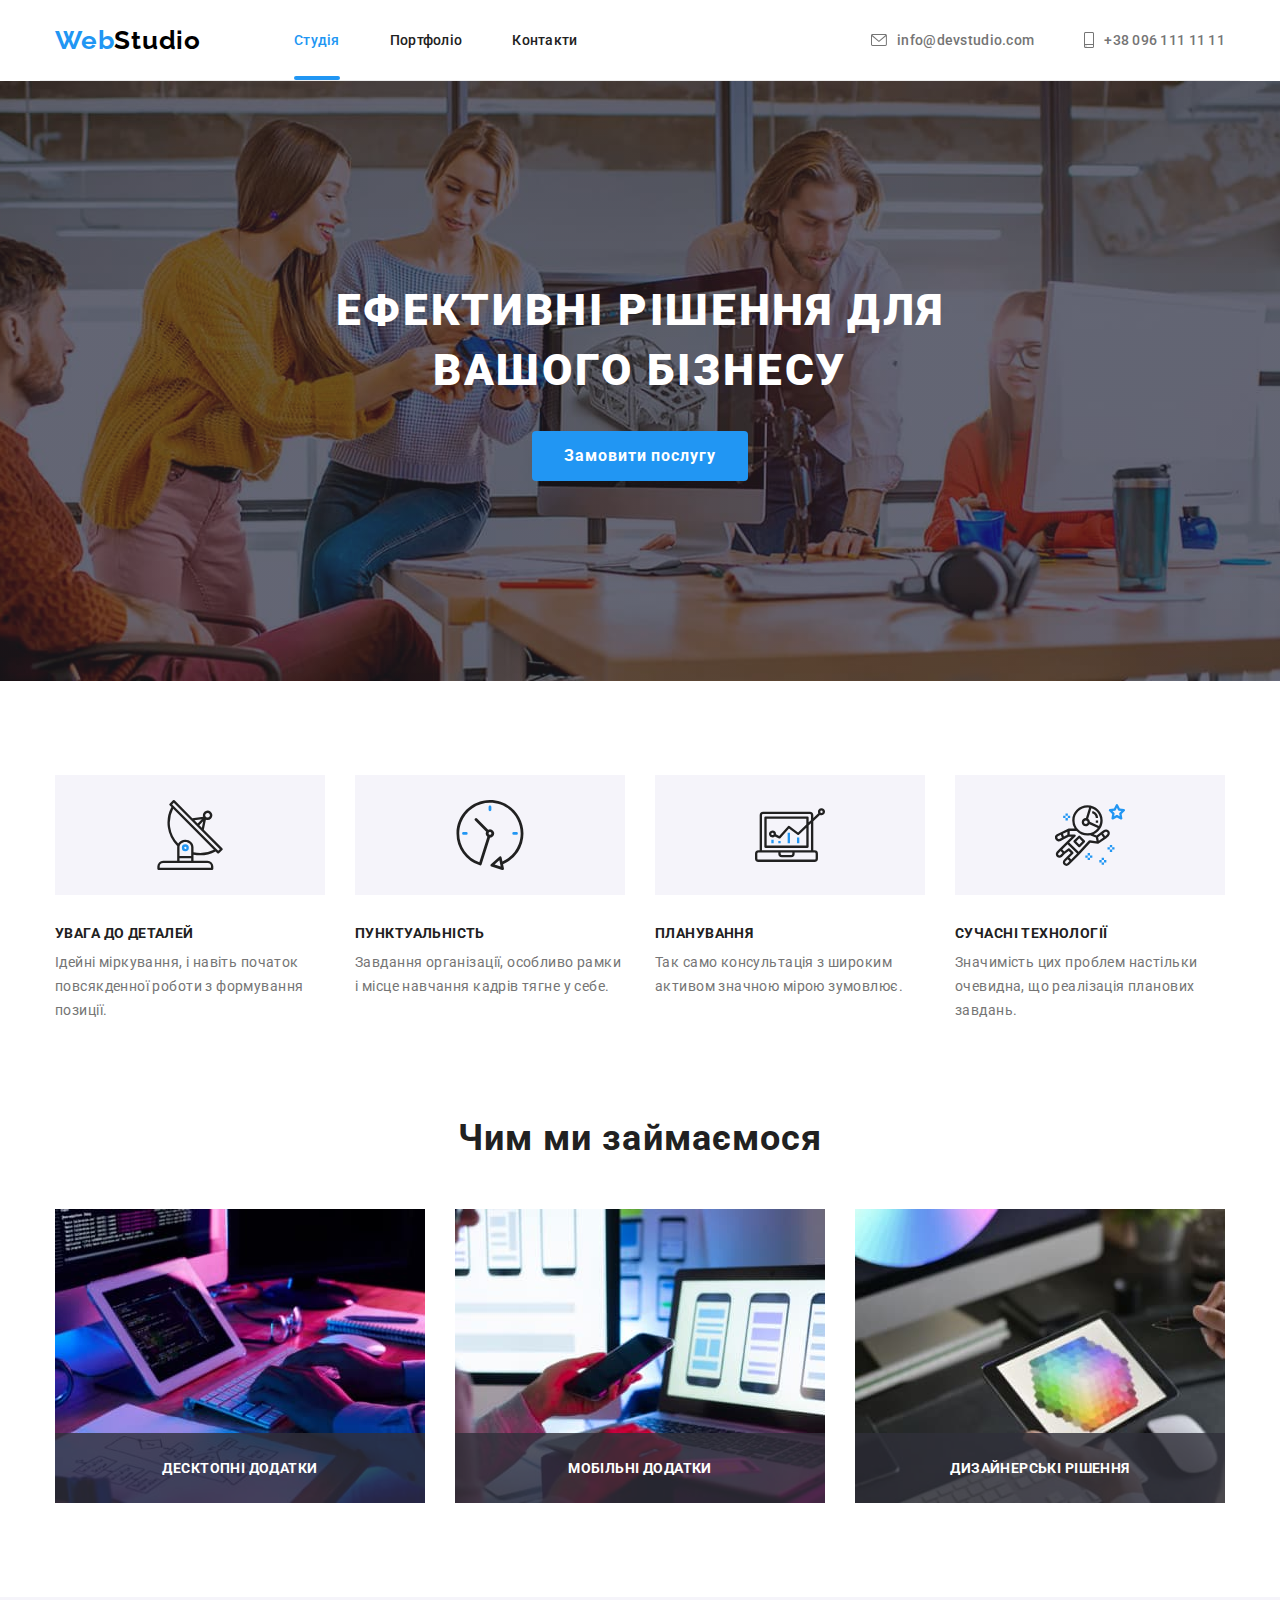
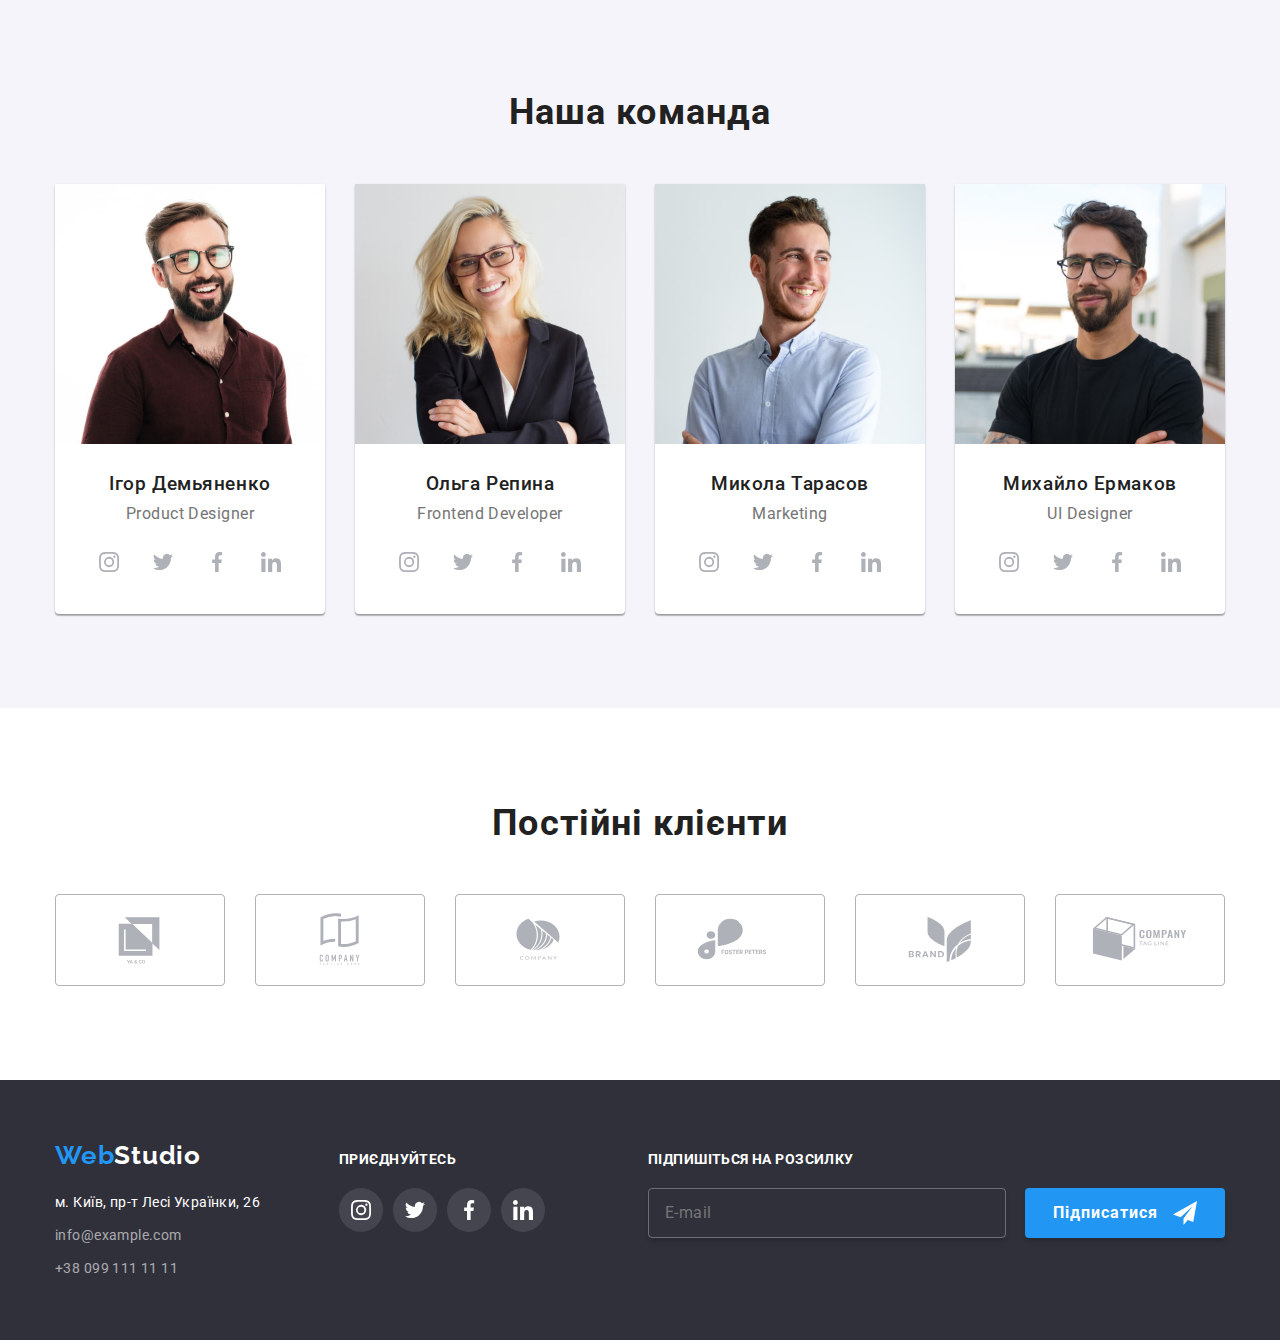
<file: index.html>
<!DOCTYPE html>
<html lang="uk">
  <head>
    <meta charset="UTF-8" />
    <meta http-equiv="X-UA-Compatible" content="IE=edge" />
    <meta name="viewport" content="width=device-width, initial-scale=1.0" />

    <link rel="preconnect" href="https://fonts.googleapis.com" />
    <link rel="preconnect" href="https://fonts.gstatic.com" crossorigin />
    <link
      href="https://fonts.googleapis.com/css2?family=Raleway:wght@700&family=Roboto:wght@400;500;700;900&display=swap"
      rel="stylesheet"
    />

    <link rel="stylesheet" href="./css/main.min.css" />

    <title>WebStudio</title>
  </head>

  <body>
    <header>
      <div class="container header">
        <nav class="header-nav">
          <a class="logo header__logo" href="./index.html"
            ><span class="logo__span">Web</span>Studio</a
          >

          <ul class="header-nav__list">
            <li class="header-nav__item">
              <a class="header-link header-link--current-page" href="./index.html">Студія</a>
            </li>
            <li class="header-nav__item">
              <a class="header-link" href="./portfolio.html">Портфоліо</a>
            </li>
            <li class="header-nav__item"><a class="header-link" href="#">Контакти</a></li>
          </ul>
        </nav>

        <ul class="header-contacts">
          <li class="header-contacts__item">
            <a class="header-link header-link__header-contacts" href="mailto:info@devstudio.com">
              <svg class="header-contacts__icon" aria-hidden="true">
                <use href="./images/icons.svg#icon-envelope"></use>
              </svg>
              info@devstudio.com</a
            >
          </li>
          <li class="header-contacts__item">
            <a class="header-link header-link__header-contacts" href="tel:+380961111111">
              <svg
                class="header-contacts__icon header-contacts__icon--smartfone"
                aria-hidden="true"
              >
                <use href="./images/icons.svg#icon-smartphone"></use>
              </svg>
              +38 096 111 11 11</a
            >
          </li>
        </ul>
      </div>
    </header>

    <main>
      <!-- hero -->
      <section class="section hero">
        <div class="container">
          <h1 class="hero__title">Ефективні рішення для вашого бізнесу</h1>
          <button class="hero__button" type="button" data-modal-open>Замовити послугу</button>
        </div>
      </section>

      <!-- advantages -->
      <section class="section advantages">
        <div class="container">
          <h2 class="visually-hidden">Наші переваги</h2>

          <ul class="advantages-grid">
            <li class="advantages-grid__item">
              <div class="advantages__icon-container">
                <svg class="advantages__icon" aria-label="антена">
                  <use href="./images/icons.svg#icon-1-antenna"></use>
                </svg>
              </div>
              <h3 class="advantages__title">УВАГА ДО ДЕТАЛЕЙ</h3>
              <p class="advantages__text">
                Ідейні міркування, і навіть початок повсякденної роботи з формування позиції.
              </p>
            </li>

            <li class="advantages-grid__item">
              <div class="advantages__icon-container">
                <svg class="advantages__icon" aria-label="циферблат">
                  <use href="./images/icons.svg#icon-2-clock"></use>
                </svg>
              </div>
              <h3 class="advantages__title">ПУНКТУАЛЬНІСТЬ</h3>
              <p class="advantages__text">
                Завдання організації, особливо рамки і місце навчання кадрів тягне у себе.
              </p>
            </li>

            <li class="advantages-grid__item">
              <div class="advantages__icon-container">
                <svg class="advantages__icon" aria-label="діаграма">
                  <use href="./images/icons.svg#icon-3-diagram"></use>
                </svg>
              </div>
              <h3 class="advantages__title">ПЛАНУВАННЯ</h3>
              <p class="advantages__text">
                Так само консультація з широким активом значною мірою зумовлює.
              </p>
            </li>

            <li class="advantages-grid__item">
              <div class="advantages__icon-container">
                <svg class="advantages__icon" aria-label="астронавт">
                  <use href="./images/icons.svg#icon-4-astronaut"></use>
                </svg>
              </div>
              <h3 class="advantages__title">СУЧАСНІ ТЕХНОЛОГІЇ</h3>
              <p class="advantages__text">
                Значимість цих проблем настільки очевидна, що реалізація планових завдань.
              </p>
            </li>
          </ul>
        </div>
      </section>

      <!-- specialization -->
      <section class="section specialization">
        <div class="container">
          <h2 class="section__title">Чим ми займаємося</h2>

          <ul class="specialization-grid">
            <li class="specialization-grid__item">
              <div class="specialization__thumb">
                <img
                  src="./images/specialization/specialization-1.jpg"
                  alt="робота за комп'ютером"
                  width="370"
                  height="294"
                />
                <p class="specialization__caption">Десктопні додатки</p>
              </div>
            </li>

            <li class="specialization-grid__item">
              <div class="specialization__thumb">
                <img
                  src="./images/specialization/specialization-2.jpg"
                  alt="робота за комп'ютером"
                  width="370"
                  height="294"
                />
                <p class="specialization__caption">Мобільні додатки</p>
              </div>
            </li>

            <li class="specialization-grid__item">
              <div class="specialization__thumb">
                <img
                  src="./images/specialization/specialization-3.jpg"
                  alt="робота з кольором"
                  width="370"
                  height="294"
                />
                <p class="specialization__caption">Дизайнерські рішення</p>
              </div>
            </li>
          </ul>
        </div>
      </section>

      <!-- team -->
      <section class="section team">
        <div class="container">
          <h2 class="section__title">Наша команда</h2>

          <ul class="team-grid">
            <li class="team-grid__item">
              <img src="./images/team/team-1.jpg" alt="Ігор Демьяненко" width="270" height="260" />
              <h3 class="team__member-name">Ігор Демьяненко</h3>
              <p class="team__member-position">Product Designer</p>

              <ul class="socials">
                <li class="socials__item">
                  <a href="#" class="socials__link">
                    <svg class="socials__icon" aria-label="instagram">
                      <use href="./images/icons.svg#icon-1-instagram"></use>
                    </svg>
                  </a>
                </li>

                <li class="socials__item">
                  <a href="#" class="socials__link">
                    <svg class="socials__icon" aria-label="twitter">
                      <use href="./images/icons.svg#icon-2-twitter"></use>
                    </svg>
                  </a>
                </li>

                <li class="socials__item">
                  <a href="#" class="socials__link">
                    <svg class="socials__icon" aria-label="facebook">
                      <use href="./images/icons.svg#icon-3-facebook"></use>
                    </svg>
                  </a>
                </li>

                <li class="socials__item">
                  <a href="#" class="socials__link">
                    <svg class="socials__icon" aria-label="linkedin">
                      <use href="./images/icons.svg#icon-4-linkedin"></use>
                    </svg>
                  </a>
                </li>
              </ul>
            </li>

            <li class="team-grid__item">
              <img src="./images/team/team-2.jpg" alt="Ольга Репина" width="270" height="260" />
              <h3 class="team__member-name">Ольга Репина</h3>
              <p class="team__member-position">Frontend Developer</p>

              <ul class="socials">
                <li class="socials__item">
                  <a href="#" class="socials__link">
                    <svg class="socials__icon" aria-label="instagram">
                      <use href="./images/icons.svg#icon-1-instagram"></use>
                    </svg>
                  </a>
                </li>

                <li class="socials__item">
                  <a href="#" class="socials__link">
                    <svg class="socials__icon" aria-label="twitter">
                      <use href="./images/icons.svg#icon-2-twitter"></use>
                    </svg>
                  </a>
                </li>

                <li class="socials__item">
                  <a href="#" class="socials__link">
                    <svg class="socials__icon" aria-label="facebook">
                      <use href="./images/icons.svg#icon-3-facebook"></use>
                    </svg>
                  </a>
                </li>

                <li class="socials__item">
                  <a href="#" class="socials__link">
                    <svg class="socials__icon" aria-label="linkedin">
                      <use href="./images/icons.svg#icon-4-linkedin"></use>
                    </svg>
                  </a>
                </li>
              </ul>
            </li>

            <li class="team-grid__item">
              <img src="./images/team/team-3.jpg" alt="Микола Тарасов" width="270" height="260" />
              <h3 class="team__member-name">Микола Тарасов</h3>
              <p class="team__member-position">Marketing</p>

              <ul class="socials">
                <li class="socials__item">
                  <a href="#" class="socials__link">
                    <svg class="socials__icon" aria-label="instagram">
                      <use href="./images/icons.svg#icon-1-instagram"></use>
                    </svg>
                  </a>
                </li>

                <li class="socials__item">
                  <a href="#" class="socials__link">
                    <svg class="socials__icon" aria-label="twitter">
                      <use href="./images/icons.svg#icon-2-twitter"></use>
                    </svg>
                  </a>
                </li>

                <li class="socials__item">
                  <a href="#" class="socials__link">
                    <svg class="socials__icon" aria-label="facebook">
                      <use href="./images/icons.svg#icon-3-facebook"></use>
                    </svg>
                  </a>
                </li>

                <li class="socials__item">
                  <a href="#" class="socials__link">
                    <svg class="socials__icon" aria-label="linkedin">
                      <use href="./images/icons.svg#icon-4-linkedin"></use>
                    </svg>
                  </a>
                </li>
              </ul>
            </li>

            <li class="team-grid__item">
              <img src="./images/team/team-4.jpg" alt="Михайло Ермаков" width="270" height="260" />
              <h3 class="team__member-name">Михайло Ермаков</h3>
              <p class="team__member-position">UI Designer</p>

              <ul class="socials">
                <li class="socials__item">
                  <a href="#" class="socials__link">
                    <svg class="socials__icon" aria-label="instagram">
                      <use href="./images/icons.svg#icon-1-instagram"></use>
                    </svg>
                  </a>
                </li>

                <li class="socials__item">
                  <a href="#" class="socials__link">
                    <svg class="socials__icon" aria-label="twitter">
                      <use href="./images/icons.svg#icon-2-twitter"></use>
                    </svg>
                  </a>
                </li>

                <li class="socials__item">
                  <a href="#" class="socials__link">
                    <svg class="socials__icon" aria-label="facebook">
                      <use href="./images/icons.svg#icon-3-facebook"></use>
                    </svg>
                  </a>
                </li>

                <li class="socials__item">
                  <a href="#" class="socials__link">
                    <svg class="socials__icon" aria-label="linkedin">
                      <use href="./images/icons.svg#icon-4-linkedin"></use>
                    </svg>
                  </a>
                </li>
              </ul>
            </li>
          </ul>
        </div>
      </section>

      <!-- clients -->
      <section class="section clients">
        <div class="container">
          <h2 class="section__title">Постійні клієнти</h2>

          <ul class="clients-grid">
            <li class="clients-grid__item">
              <a href="#" class="clients__link">
                <svg class="clients__icon" aria-label="перехід на сайт компанії yaco">
                  <use href="./images/icons.svg#icon-1-yaco"></use>
                </svg>
              </a>
            </li>

            <li class="clients-grid__item">
              <a href="#" class="clients__link">
                <svg class="clients__icon" aria-label="перехід на сайт компанії TLH">
                  <use href="./images/icons.svg#icon-2-tlh"></use>
                </svg>
              </a>
            </li>

            <li class="clients-grid__item">
              <a href="#" class="clients__link">
                <svg class="clients__icon" aria-label="перехід на сайт компанії Company">
                  <use href="./images/icons.svg#icon-3-company"></use>
                </svg>
              </a>
            </li>

            <li class="clients-grid__item">
              <a href="#" class="clients__link">
                <svg class="clients__icon" aria-label="перехід на сайт компанії Foster Peter">
                  <use href="./images/icons.svg#icon-4-foster"></use>
                </svg>
              </a>
            </li>

            <li class="clients-grid__item">
              <a href="#" class="clients__link">
                <svg class="clients__icon" aria-label="перехід на сайт компанії Brand">
                  <use href="./images/icons.svg#icon-5-brand"></use>
                </svg>
              </a>
            </li>

            <li class="clients-grid__item">
              <a href="#" class="clients__link">
                <svg class="clients__icon" aria-label="перехід на сайт компанії Tag Line">
                  <use href="./images/icons.svg#icon-6-tlc"></use>
                </svg>
              </a>
            </li>
          </ul>
        </div>
      </section>
    </main>

    <footer class="footer">
      <div class="container footer-flex">
        <div class="footer-contacts__wrapper">
          <a class="logo footer__logo" href="./index.html"
            ><span class="logo__span">Web</span>Studio</a
          >

          <address class="footer-contacts">
            <ul class="footer-contacts__list">
              <li>
                <a
                  class="footer-contacts__link--address"
                  href="https://goo.gl/maps/piqngm7oDQpEDh6u6"
                  target="_blank"
                  rel="noopener nofollow noreferrer"
                  >м. Київ, пр-т Лесі Українки, 26</a
                >
              </li>

              <li class="footer-contacts__item">
                <a class="footer-contacts__link" href="mailto:info@example.com">info@example.com</a>
              </li>

              <li class="footer-contacts__item">
                <a class="footer-contacts__link" href="tel:+380991111111">+38 099 111 11 11</a>
              </li>
            </ul>
          </address>
        </div>

        <div>
          <p class="socials__text">приєднуйтесь</p>
          <ul class="socials">
            <li class="socials__item">
              <a href="#" class="socials__link socials__link--footer">
                <svg class="socials__icon socials__icon--footer" aria-label="instagram">
                  <use href="./images/icons.svg#icon-1-instagram"></use>
                </svg>
              </a>
            </li>

            <li class="socials__item">
              <a href="#" class="socials__link socials__link--footer">
                <svg class="socials__icon socials__icon--footer" aria-label="twitter">
                  <use href="./images/icons.svg#icon-2-twitter"></use>
                </svg>
              </a>
            </li>

            <li class="socials__item">
              <a href="#" class="socials__link socials__link--footer">
                <svg class="socials__icon socials__icon--footer" aria-label="facebook">
                  <use href="./images/icons.svg#icon-3-facebook"></use>
                </svg>
              </a>
            </li>

            <li class="socials__item">
              <a href="#" class="socials__link socials__link--footer">
                <svg class="socials__icon socials__icon--footer" aria-label="linkedin">
                  <use href="./images/icons.svg#icon-4-linkedin"></use>
                </svg>
              </a>
            </li>
          </ul>
        </div>

        <form name="signup-form" class="signup-form">
          <p class="signup-form__caption">Підпишіться на розсилку</p>
          <label>
            <input class="signup-form__input" type="email" name="email" placeholder="E-mail" />
          </label>
          <button class="signup-form__button" type="submit">
            Підписатися
            <svg class="signup-form__button-svg" width="24" height="24">
              <use href="./images/icons.svg#icon-send"></use>
            </svg>
          </button>
        </form>
      </div>
    </footer>

    <div class="backdrop is-hidden" data-modal>
      <div class="modal">
        <button class="button-modal-close" type="button" data-modal-close>
          <svg class="button-close-icon" width="11" height="11">
            <use href="./images/icons.svg#icon-close"></use>
          </svg>
        </button>

        <form class="callback-form">
          <h2 class="callback-form-title">Залиште свої дані, ми вам зателефонуємо</h2>

          <label class="form-input-label" for="name">Ім'я</label>
          <div class="input-wrapper">
            <input class="form-input" type="text" name="name" id="name" />
            <svg class="input-icon" aria-hidden="true">
              <use href="./images/icons.svg#icon-person"></use>
            </svg>
          </div>

          <label class="form-input-label" for="tel">Телефон</label>
          <div class="input-wrapper">
            <input class="form-input" type="tel" name="tel" id="tel" />
            <svg class="input-icon" aria-hidden="true">
              <use href="./images/icons.svg#icon-phone"></use>
            </svg>
          </div>

          <label class="form-input-label" for="email">Пошта</label>
          <div class="input-wrapper">
            <input class="form-input" type="email" name="email" id="email" />
            <svg class="input-icon" aria-hidden="true">
              <use href="./images/icons.svg#icon-email"></use>
            </svg>
          </div>

          <label class="form-input-label" for="comment">Коментар</label>
          <textarea
            class="form-input textarea-comment"
            name="comment"
            id="comment"
            placeholder="Введіть текст"
          ></textarea>

          <label class="user-consent-label">
            <input class="input-checkbox" type="checkbox" name="user-consent" />
            <svg class="icon-check">
              <use href="./images/icons.svg#icon-check"></use>
            </svg>
            <span>Погоджуюся з розсилкою та приймаю &#160;</span>
            <a class="agreement-link" href="">Умови договору</a>
          </label>

          <button type="submit" class="callback-submit-button">Відправити</button>
        </form>
      </div>
    </div>

    <script src="./js/modal.js"></script>
  </body>
</html>
</file>
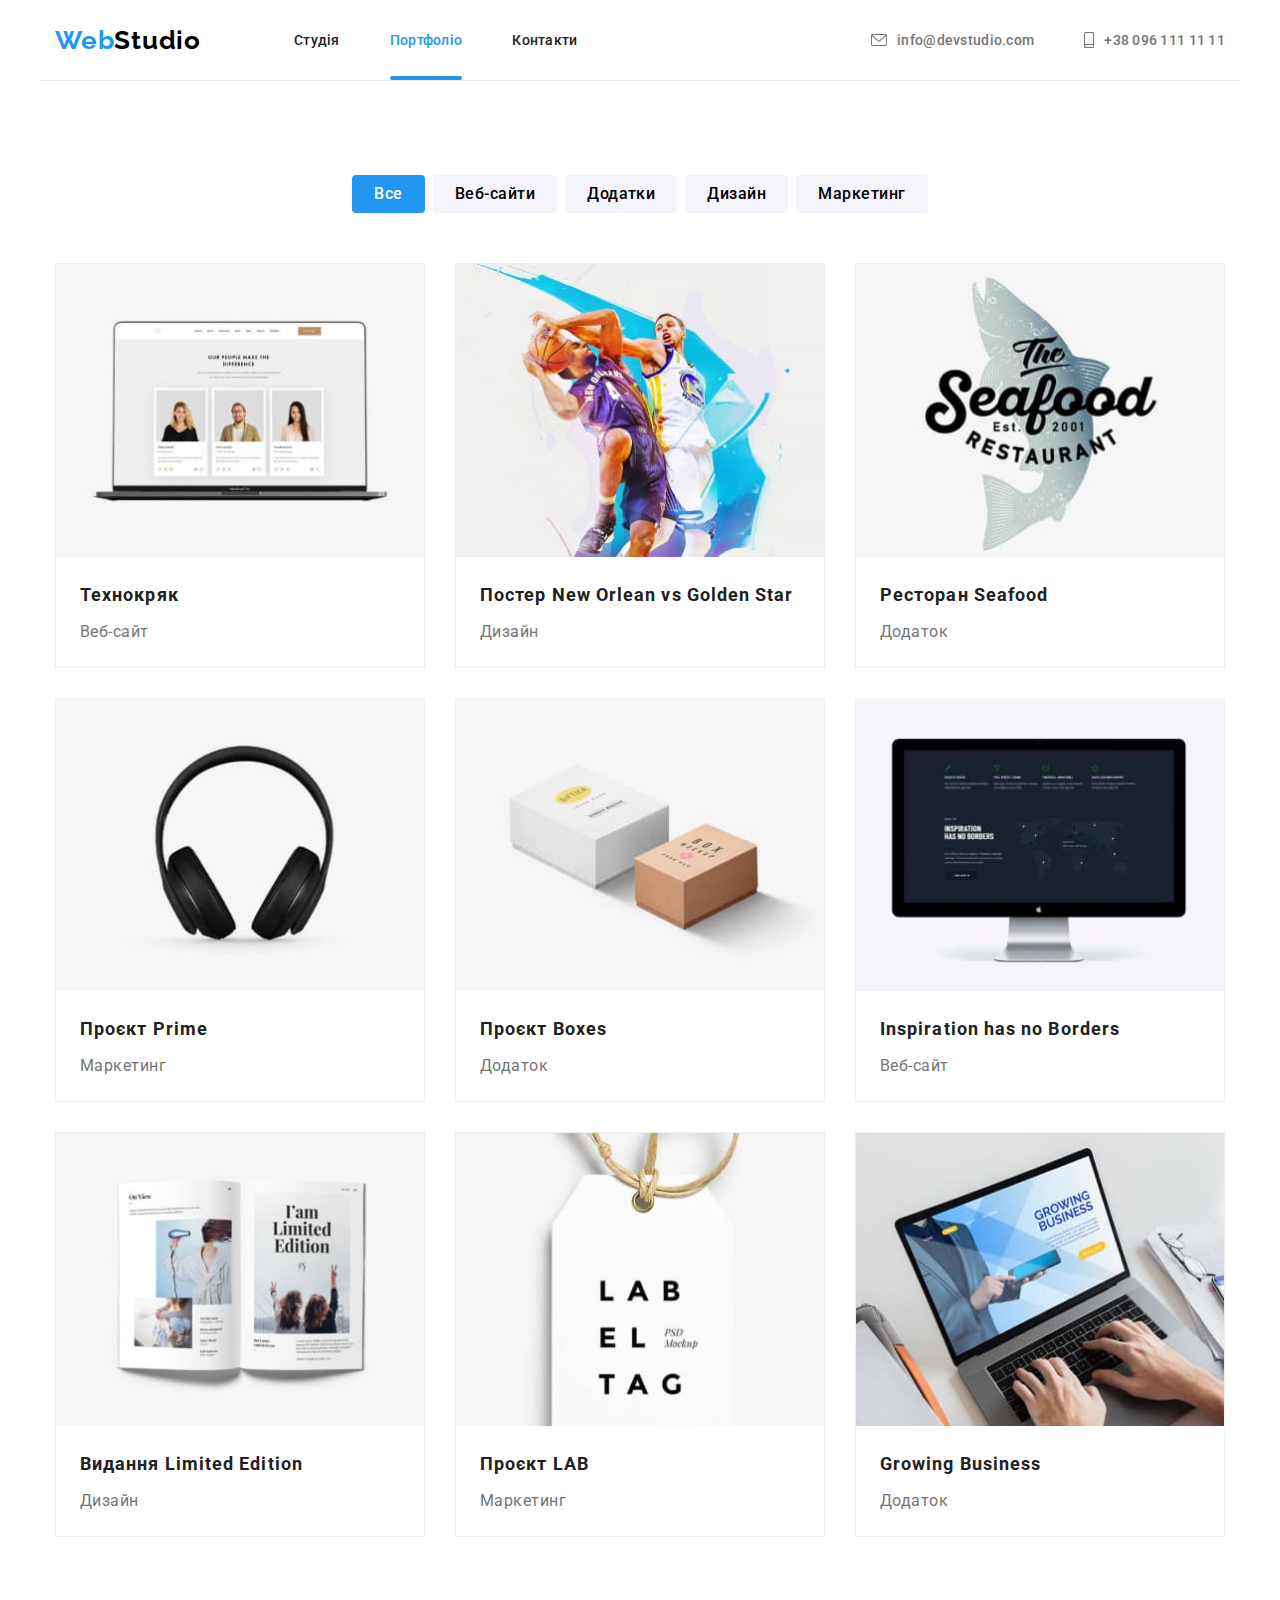
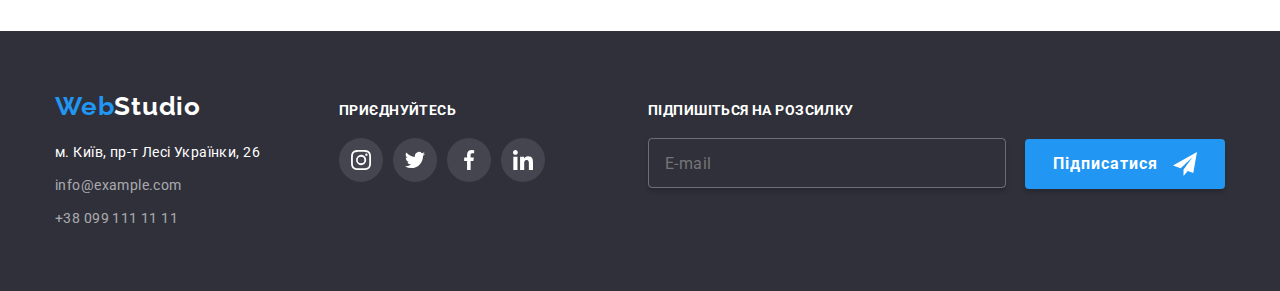
<file: portfolio.html>
<!DOCTYPE html>
<html lang="uk">
  <head>
    <meta charset="UTF-8" />
    <meta http-equiv="X-UA-Compatible" content="IE=edge" />
    <meta name="viewport" content="width=device-width, initial-scale=1.0" />

    <link rel="preconnect" href="https://fonts.googleapis.com" />
    <link rel="preconnect" href="https://fonts.gstatic.com" crossorigin />
    <link
      href="https://fonts.googleapis.com/css2?family=Raleway:wght@700&family=Roboto:wght@400;500;700;900&display=swap"
      rel="stylesheet"
    />

    <link rel="stylesheet" href="./css/main.min.css" />

    <title>Portfolio</title>
  </head>

  <body>
    <header>
      <div class="container header">
        <nav class="header-nav">
          <a class="logo header__logo" href="./index.html"
            ><span class="logo__span">Web</span>Studio</a
          >

          <ul class="header-nav__list">
            <li class="header-nav__item">
              <a class="header-link" href="./index.html">Студія</a>
            </li>
            <li class="header-nav__item">
              <a class="header-link header-link--current-page" href="./portfolio.html">Портфоліо</a>
            </li>
            <li class="header-nav__item"><a class="header-link" href="#">Контакти</a></li>
          </ul>
        </nav>

        <ul class="header-contacts">
          <li class="header-contacts__item">
            <a class="header-link header-link__header-contacts" href="mailto:info@devstudio.com">
              <svg class="header-contacts__icon" aria-hidden="true">
                <use href="./images/icons.svg#icon-envelope"></use>
              </svg>
              info@devstudio.com</a
            >
          </li>
          <li class="header-contacts__item">
            <a class="header-link header-link__header-contacts" href="tel:+380961111111">
              <svg
                class="header-contacts__icon header-contacts__icon--smartfone"
                aria-hidden="true"
              >
                <use href="./images/icons.svg#icon-smartphone"></use>
              </svg>
              +38 096 111 11 11</a
            >
          </li>
        </ul>
      </div>
    </header>

    <main>
      <!-- cases -->
      <section class="section cases">
        <div class="container">
          <h1 class="visually-hidden">Галерея проектів</h1>

          <ul class="btn-grid">
            <li class="btn-grid__item">
              <button class="btn btn__start" type="button">Все</button>
            </li>
            <li class="btn-grid__item">
              <button type="button" class="btn">Веб-сайти</button>
            </li>
            <li class="btn-grid__item">
              <button type="button" class="btn">Додатки</button>
            </li>
            <li class="btn-grid__item"><button type="button" class="btn">Дизайн</button></li>
            <li class="btn-grid__item">
              <button type="button" class="btn">Маркетинг</button>
            </li>
          </ul>

          <ul class="cases-grid">
            <li class="cases-grid__item">
              <a href="#" class="case__link">
                <div class="case__thumb">
                  <img
                    src="./images/cases/case-1.jpg"
                    alt="сторінка веб-сайту на екрані ноутбука"
                    width="370"
                    height="294"
                  />
                  <div class="case__description">
                    <p class="case__description-text">
                      Ресурс пропонує комплексні пропозиції з різним рівнем функціоналу та сервісів.
                      Все це дозволить відвідувачу отримати вичерпні відомості про компанію чи
                      приватну особу.
                    </p>
                  </div>
                </div>
                <h2 class="case__title">Технокряк</h2>
                <p class="case__category">Веб-сайт</p>
              </a>
            </li>

            <li class="cases-grid__item">
              <a href="#" class="case__link">
                <div class="case__thumb">
                  <img
                    src="./images/cases/case-2.jpg"
                    alt="два спортсмени грають в баскетбол"
                    width="370"
                    height="294"
                  />
                  <div class="case__description">
                    <p class="case__description-text">
                      Ресурс пропонує комплексні пропозиції з різним рівнем функціоналу та сервісів.
                      Все це дозволить відвідувачу отримати вичерпні відомості про компанію чи
                      приватну особу.
                    </p>
                  </div>
                </div>
                <h2 class="case__title">Постер New Orlean vs Golden Star</h2>
                <p class="case__category">Дизайн</p>
              </a>
            </li>

            <li class="cases-grid__item">
              <a href="#" class="case__link">
                <div class="case__thumb">
                  <img
                    src="./images/cases/case-3.jpg"
                    alt="емблема морського ресторану"
                    width="370"
                    height="294"
                  />
                  <div class="case__description">
                    <p class="case__description-text">
                      Ресурс пропонує комплексні пропозиції з різним рівнем функціоналу та сервісів.
                      Все це дозволить відвідувачу отримати вичерпні відомості про компанію чи
                      приватну особу.
                    </p>
                  </div>
                </div>
                <h2 class="case__title">Ресторан Seafood</h2>
                <p class="case__category">Додаток</p>
              </a>
            </li>

            <li class="cases-grid__item">
              <a href="#" class="case__link">
                <div class="case__thumb">
                  <img src="./images/cases/case-4.jpg" alt="навушники" width="370" height="294" />
                  <div class="case__description">
                    <p class="case__description-text">
                      Ресурс пропонує комплексні пропозиції з різним рівнем функціоналу та сервісів.
                      Все це дозволить відвідувачу отримати вичерпні відомості про компанію чи
                      приватну особу.
                    </p>
                  </div>
                </div>
                <h2 class="case__title">Проєкт Prime</h2>
                <p class="case__category">Маркетинг</p>
              </a>
            </li>

            <li class="cases-grid__item">
              <a href="#" class="case__link">
                <div class="case__thumb">
                  <img src="./images/cases/case-5.jpg" alt="дві коробки" width="370" height="294" />
                  <div class="case__description">
                    <p class="case__description-text">
                      Ресурс пропонує комплексні пропозиції з різним рівнем функціоналу та сервісів.
                      Все це дозволить відвідувачу отримати вичерпні відомості про компанію чи
                      приватну особу.
                    </p>
                  </div>
                </div>
                <h2 class="case__title">Проєкт Boxes</h2>
                <p class="case__category">Додаток</p>
              </a>
            </li>

            <li class="cases-grid__item">
              <a href="#" class="case__link">
                <div class="case__thumb">
                  <img
                    src="./images/cases/case-6.jpg"
                    alt="сторінка веб-сайту на екрані монітору"
                    width="370"
                    height="294"
                  />
                  <div class="case__description">
                    <p class="case__description-text">
                      Ресурс пропонує комплексні пропозиції з різним рівнем функціоналу та сервісів.
                      Все це дозволить відвідувачу отримати вичерпні відомості про компанію чи
                      приватну особу.
                    </p>
                  </div>
                </div>
                <h2 class="case__title">Inspiration has no Borders</h2>
                <p class="case__category">Веб-сайт</p>
              </a>
            </li>

            <li class="cases-grid__item">
              <a href="#" class="case__link">
                <div class="case__thumb">
                  <img
                    src="./images/cases/case-7.jpg"
                    alt="розгорнутий журнал"
                    width="370"
                    height="294"
                  />
                  <div class="case__description">
                    <p class="case__description-text">
                      Ресурс пропонує комплексні пропозиції з різним рівнем функціоналу та сервісів.
                      Все це дозволить відвідувачу отримати вичерпні відомості про компанію чи
                      приватну особу.
                    </p>
                  </div>
                </div>
                <h2 class="case__title">Видання Limited Edition</h2>
                <p class="case__category">Дизайн</p>
              </a>
            </li>

            <li class="cases-grid__item">
              <a href="#" class="case__link">
                <div class="case__thumb">
                  <img src="./images/cases/case-8.jpg" alt="ярлик" width="370" height="294" />
                  <div class="case__description">
                    <p class="case__description-text">
                      Ресурс пропонує комплексні пропозиції з різним рівнем функціоналу та сервісів.
                      Все це дозволить відвідувачу отримати вичерпні відомості про компанію чи
                      приватну особу.
                    </p>
                  </div>
                </div>
                <h2 class="case__title">Проєкт LAB</h2>
                <p class="case__category">Маркетинг</p>
              </a>
            </li>

            <li class="cases-grid__item">
              <a href="#" class="case__link">
                <div class="case__thumb">
                  <img
                    src="./images/cases/case-9.jpg"
                    alt="сторінка веб-сайту на екрані ноутбуку"
                    width="370"
                    height="294"
                  />
                  <div class="case__description">
                    <p class="case__description-text">
                      Ресурс пропонує комплексні пропозиції з різним рівнем функціоналу та сервісів.
                      Все це дозволить відвідувачу отримати вичерпні відомості про компанію чи
                      приватну особу.
                    </p>
                  </div>
                </div>
                <h2 class="case__title">Growing Business</h2>
                <p class="case__category">Додаток</p>
              </a>
            </li>
          </ul>
        </div>
      </section>
    </main>

    <footer class="footer">
      <div class="container footer-flex">
        <div class="footer-contacts__wrapper">
          <a class="logo footer__logo" href="./index.html"
            ><span class="logo__span">Web</span>Studio</a
          >

          <address class="footer-contacts">
            <ul class="footer-contacts__list">
              <li>
                <a
                  class="footer-contacts__link--address"
                  href="https://goo.gl/maps/piqngm7oDQpEDh6u6"
                  target="_blank"
                  rel="noopener nofollow noreferrer"
                  >м. Київ, пр-т Лесі Українки, 26</a
                >
              </li>

              <li class="footer-contacts__item">
                <a class="footer-contacts__link" href="mailto:info@example.com">info@example.com</a>
              </li>

              <li class="footer-contacts__item">
                <a class="footer-contacts__link" href="tel:+380991111111">+38 099 111 11 11</a>
              </li>
            </ul>
          </address>
        </div>

        <div>
          <p class="socials__text">приєднуйтесь</p>
          <ul class="socials">
            <li class="socials__item">
              <a href="#" class="socials__link socials__link--footer">
                <svg class="socials__icon socials__icon--footer" aria-label="instagram">
                  <use href="./images/icons.svg#icon-1-instagram"></use>
                </svg>
              </a>
            </li>

            <li class="socials__item">
              <a href="#" class="socials__link socials__link--footer">
                <svg class="socials__icon socials__icon--footer" aria-label="twitter">
                  <use href="./images/icons.svg#icon-2-twitter"></use>
                </svg>
              </a>
            </li>

            <li class="socials__item">
              <a href="#" class="socials__link socials__link--footer">
                <svg class="socials__icon socials__icon--footer" aria-label="facebook">
                  <use href="./images/icons.svg#icon-3-facebook"></use>
                </svg>
              </a>
            </li>

            <li class="socials__item">
              <a href="#" class="socials__link socials__link--footer">
                <svg class="socials__icon socials__icon--footer" aria-label="linkedin">
                  <use href="./images/icons.svg#icon-4-linkedin"></use>
                </svg>
              </a>
            </li>
          </ul>
        </div>

        <form name="signup-form" class="signup-form">
          <p class="signup-form__caption">Підпишіться на розсилку</p>
          <label>
            <input class="signup-form__input" type="email" name="email" placeholder="E-mail" />
          </label>
          <button class="signup-form__button" type="submit">
            Підписатися
            <svg class="signup-form__button-svg" width="24" height="24">
              <use href="./images/icons.svg#icon-send"></use>
            </svg>
          </button>
        </form>
      </div>
    </footer>
  </body>
</html>
</file>
<file: css/main.min.css>
.visually-hidden{position:absolute;width:1px;height:1px;margin:-1px;border:0;padding:0;white-space:nowrap;-webkit-clip-path:inset(100%);clip-path:inset(100%);clip:rect(0 0 0 0);overflow:hidden}/*! modern-normalize v1.1.0 | MIT License | https://github.com/sindresorhus/modern-normalize */*,::before,::after{-webkit-box-sizing:border-box;box-sizing:border-box}html{line-height:1.15;-webkit-text-size-adjust:100%;-moz-tab-size:4;-o-tab-size:4;tab-size:4}body{margin:0;font-family:system-ui,-apple-system,"Segoe UI",Roboto,Helvetica,Arial,sans-serif,"Apple Color Emoji","Segoe UI Emoji"}hr{height:0;color:inherit}abbr[title]{-webkit-text-decoration:underline dotted;text-decoration:underline dotted}b,strong{font-weight:bolder}code,kbd,samp,pre{font-family:ui-monospace,SFMono-Regular,Consolas,"Liberation Mono",Menlo,monospace;font-size:1em}small{font-size:80%}sub,sup{font-size:75%;line-height:0;position:relative;vertical-align:baseline}sub{bottom:-0.25em}sup{top:-0.5em}table{text-indent:0;border-color:inherit}button,input,optgroup,select,textarea{font-family:inherit;font-size:100%;line-height:1.15;margin:0}button,select{text-transform:none}button,[type=button],[type=reset],[type=submit]{-webkit-appearance:button}::-moz-focus-inner{border-style:none;padding:0}:-moz-focusring{outline:1px dotted ButtonText}:-moz-ui-invalid{box-shadow:none}legend{padding:0}progress{vertical-align:baseline}::-webkit-inner-spin-button,::-webkit-outer-spin-button{height:auto}[type=search]{-webkit-appearance:textfield;outline-offset:-2px}::-webkit-search-decoration{-webkit-appearance:none}::-webkit-file-upload-button{-webkit-appearance:button;font:inherit}summary{display:list-item}html{-webkit-box-sizing:border-box;box-sizing:border-box}*,*::after,*::before{-webkit-box-sizing:inherit;box-sizing:inherit}h1,h2,h3,h4,h5,h6,p{margin-top:0}ul{list-style:none;padding-left:0;margin:0}a{text-decoration:none;color:inherit}img{display:block;max-width:100%;height:auto}address{font-style:normal}body{font-family:"Roboto",sans-serif;font-size:16px;font-weight:400;line-height:1.17;color:#212121;background-color:#fff}.container{margin:0 auto;width:1200px;padding:0 15px}.section{padding-top:94px;padding-bottom:94px}.section__title{font-size:36px;font-weight:700;letter-spacing:.03em;text-align:center;margin-bottom:50px}.backdrop{position:fixed;top:0;left:0;width:100%;height:100%;background-color:rgba(0,0,0,.2);opacity:1;-webkit-transform:scale(1);transform:scale(1);-webkit-transition:opacity 250ms cubic-bezier(0.4, 0, 0.2, 1),visibility 250ms cubic-bezier(0.4, 0, 0.2, 1),-webkit-transform 250ms cubic-bezier(0.4, 0, 0.2, 1);transition:opacity 250ms cubic-bezier(0.4, 0, 0.2, 1),visibility 250ms cubic-bezier(0.4, 0, 0.2, 1),-webkit-transform 250ms cubic-bezier(0.4, 0, 0.2, 1);transition:opacity 250ms cubic-bezier(0.4, 0, 0.2, 1),visibility 250ms cubic-bezier(0.4, 0, 0.2, 1),transform 250ms cubic-bezier(0.4, 0, 0.2, 1);transition:opacity 250ms cubic-bezier(0.4, 0, 0.2, 1),visibility 250ms cubic-bezier(0.4, 0, 0.2, 1),transform 250ms cubic-bezier(0.4, 0, 0.2, 1),-webkit-transform 250ms cubic-bezier(0.4, 0, 0.2, 1)}.backdrop.is-hidden{opacity:0;visibility:hidden;pointer-events:none;-webkit-transform:scale(0.9);transform:scale(0.9)}.modal{position:absolute;top:50%;left:50%;-webkit-transform:translate(-50%, -50%);transform:translate(-50%, -50%);height:581px;width:528px;border:1px solid rgba(0,0,0,.1);border-radius:4px;background-color:#fff}.button-modal-close{position:absolute;top:8px;right:8px;width:30px;height:30px;border:1px solid rgba(0,0,0,.1);border-radius:15px;background-color:rgba(0,0,0,0)}.button-close-icon{fill:#000}.button-modal-close:hover .button-close-icon,.button-modal-close:focus .button-close-icon{fill:#2196f3}.callback-form{padding:40px 39px 40px 41px}.callback-form-title{font-size:20px;font-weight:700;line-height:1.15;letter-spacing:.03em;text-align:center;margin-bottom:12px}.form-input-label{display:block;margin-bottom:4px;font-size:12px;letter-spacing:.01em;color:#757575}.input-wrapper{position:relative;margin-bottom:10px}.form-input{display:block;height:40px;width:100%;border:1px solid rgba(33,33,33,.2);border-radius:4px;padding-left:42px;-webkit-transition:border-color 250ms cubic-bezier(0.4, 0, 0.2, 1);transition:border-color 250ms cubic-bezier(0.4, 0, 0.2, 1)}.form-input:focus{border:1px solid #2196f3;outline:0}.form-input:focus+.input-icon{fill:#2196f3}.textarea-comment{height:120px;width:100%;resize:none;padding:12px 16px;font-size:12px;letter-spacing:.01em;margin-bottom:20px}.input-icon{position:absolute;top:50%;left:12px;width:18px;height:18px;-webkit-transform:translateY(-50%);transform:translateY(-50%);-webkit-transition:fill 250ms cubic-bezier(0.4, 0, 0.2, 1);transition:fill 250ms cubic-bezier(0.4, 0, 0.2, 1)}.input-checkbox{position:absolute;width:1px;height:1px;margin:-1px;border:0;padding:0;white-space:nowrap;-webkit-clip-path:inset(100%);clip-path:inset(100%);clip:rect(0 0 0 0);overflow:hidden}.user-consent-label{display:-webkit-box;display:-ms-flexbox;display:flex;-webkit-box-align:center;-ms-flex-align:center;align-items:center;-webkit-box-pack:center;-ms-flex-pack:center;justify-content:center;margin-bottom:30px;font-size:14px;line-height:1.71;letter-spacing:.03em}.icon-check{display:inline-block;width:16px;height:15px;margin-right:7px;border-radius:2px;border:2px solid #212121;fill:rgba(0,0,0,0);-webkit-transition:background-color 250ms cubic-bezier(0.4, 0, 0.2, 1);transition:background-color 250ms cubic-bezier(0.4, 0, 0.2, 1)}.input-checkbox:checked+.icon-check{background-color:#2196f3;fill:#fff;border:0px}.agreement-link{text-decoration:underline;color:#2196f3}.callback-submit-button{display:block;margin-left:auto;margin-right:auto;width:200px;height:50px;background:#2196f3;-webkit-box-shadow:0px 4px 4px rgba(0,0,0,.15);box-shadow:0px 4px 4px rgba(0,0,0,.15);border-radius:4px;border-width:0;color:#fff;font-weight:700;line-height:1.88;letter-spacing:.06em;-webkit-transition:background-color 250ms cubic-bezier(0.4, 0, 0.2, 1);transition:background-color 250ms cubic-bezier(0.4, 0, 0.2, 1)}.callback-submit-button:hover,.callback-submit-button:focus{background:#188ce8}.logo{font-family:"Raleway",sans-serif;font-weight:700;font-size:26px;letter-spacing:.03em}.logo__span{color:#2196f3}.header__logo{color:#000;margin-right:93px}.footer__logo{color:#fff}.socials{display:-webkit-box;display:-ms-flexbox;display:flex;-webkit-box-align:center;-ms-flex-align:center;align-items:center;-webkit-box-pack:center;-ms-flex-pack:center;justify-content:center;padding-bottom:30px}.socials__text{text-transform:uppercase;color:#fff;font-size:14px;font-weight:700;letter-spacing:.03em;margin-bottom:20px}.socials__item{width:44px;height:44px}.socials__item:not(:last-child){margin-right:10px}.socials__link{width:100%;height:100%;display:-webkit-box;display:-ms-flexbox;display:flex;-webkit-box-align:center;-ms-flex-align:center;align-items:center;-webkit-box-pack:center;-ms-flex-pack:center;justify-content:center;border-radius:50%;background-color:inherit;-webkit-transition-property:background-color;transition-property:background-color;-webkit-transition-duration:250ms;transition-duration:250ms;-webkit-transition-timing-function:cubic-bezier(0.4, 0, 0.2, 1);transition-timing-function:cubic-bezier(0.4, 0, 0.2, 1)}.socials__link:hover,.socials__link:focus{background-color:#2196f3}.socials__icon{width:44px;height:44px;fill:#afb1b8;-webkit-transition-property:fill;transition-property:fill;-webkit-transition-duration:250ms;transition-duration:250ms;-webkit-transition-timing-function:cubic-bezier(0.4, 0, 0.2, 1);transition-timing-function:cubic-bezier(0.4, 0, 0.2, 1)}.socials__link:hover .socials__icon,.socials__link:focus .socials__icon{fill:#fff}.socials__link--footer{background-color:rgba(255,255,255,.1)}.socials__icon--footer{fill:#fff}.header{display:-webkit-box;display:-ms-flexbox;display:flex;border-bottom:1px solid #ececec}.header-link{color:#212121;display:-webkit-box;display:-ms-flexbox;display:flex;-webkit-box-align:center;-ms-flex-align:center;align-items:center;padding-top:32px;padding-bottom:32px;font-size:14px;font-weight:500;letter-spacing:.02em;-webkit-transition-property:color;transition-property:color;-webkit-transition-duration:250ms;transition-duration:250ms;-webkit-transition-timing-function:cubic-bezier(0.4, 0, 0.2, 1);transition-timing-function:cubic-bezier(0.4, 0, 0.2, 1)}.header-link:hover,.header-link:focus{color:#2196f3}.header-link--current-page{position:relative;color:#2196f3}.header-link--current-page::after{content:"";width:100%;height:4px;border-radius:2px;background-color:#2196f3;position:absolute;bottom:0;left:0}.header-link__header-contacts{color:#757575}.header-link__header-contacts:hover .header-contacts__icon,.header-link__header-contacts:focus .header-contacts__icon{fill:#2196f3}.header-nav{display:-webkit-box;display:-ms-flexbox;display:flex;-webkit-box-align:center;-ms-flex-align:center;align-items:center}.header-nav__list{display:-webkit-box;display:-ms-flexbox;display:flex}.header-nav__list .header-nav__item+.header-nav__item{margin-left:50px}.header-contacts{display:-webkit-box;display:-ms-flexbox;display:flex;margin-left:auto}.header-contacts__item:not(:last-child){margin-right:50px}.header-contacts__icon{width:16px;height:12px;margin-right:10px;fill:#757575}.header-contacts__icon--smartfone{width:10px;height:16px}.hero{background-color:#c4c4c4;text-align:center;padding:200px 0;background-image:-webkit-gradient(linear, left top, right top, from(rgba(47, 48, 58, 0.4)), to(rgba(47, 48, 58, 0.4))),url(../images/hero-bgimg.jpg);background-image:linear-gradient(90deg, rgba(47, 48, 58, 0.4), rgba(47, 48, 58, 0.4)),url(../images/hero-bgimg.jpg);max-width:1600px;background-repeat:no-repeat;background-position:center;background-size:cover;margin:0 auto}.hero__title{font-size:44px;font-weight:900;line-height:1.36;letter-spacing:.06em;text-align:center;text-transform:uppercase;color:#fff;width:696px;margin:0 auto;margin-bottom:30px}.hero__button{border-radius:4px;border-style:none;background-color:#2196f3;color:#fff;font-weight:700;line-height:1.88;letter-spacing:.06em;text-align:center;padding:10px 32px;cursor:pointer;-webkit-transition:background-color 250ms cubic-bezier(0.4, 0, 0.2, 1);transition:background-color 250ms cubic-bezier(0.4, 0, 0.2, 1)}.hero__button:hover,.hero__button:focus{background-color:#188ce8}.advantages__title{font-size:14px;font-weight:700;text-align:left;text-transform:uppercase;letter-spacing:.03em;margin-top:30px;margin-bottom:10px}.advantages__icon-container{height:120px;background-color:#f5f4fa;display:-webkit-box;display:-ms-flexbox;display:flex;-webkit-box-align:center;-ms-flex-align:center;align-items:center;-webkit-box-pack:center;-ms-flex-pack:center;justify-content:center}.advantages__icon{width:70px;height:70px;fill:#212121}.advantages__text{font-size:14px;line-height:1.71;letter-spacing:.03em;color:#757575;margin:0}.advantages-grid{display:-webkit-box;display:-ms-flexbox;display:flex}.advantages-grid__item{width:270px}.advantages-grid__item:not(:last-child){margin-right:30px}.specialization{padding-top:0}.specialization__thumb{position:relative}.specialization__caption{position:absolute;bottom:0;left:0;width:100%;padding-top:27px;padding-bottom:27px;margin-bottom:0;text-transform:uppercase;color:#fff;background-color:rgba(47,48,58,.8);font-size:14px;font-weight:700;letter-spacing:.03em;text-align:center}.specialization-grid{display:-webkit-box;display:-ms-flexbox;display:flex}.specialization-grid__item:not(:last-child){margin-right:30px}.team{background-color:#f5f4fa}.team__member-name{font-weight:500;letter-spacing:.03em;text-align:center;padding-top:30px;margin-bottom:10px}.team__member-position{letter-spacing:.03em;text-align:center;color:#757575;margin-bottom:16px}.team-grid{display:-webkit-box;display:-ms-flexbox;display:flex}.team-grid__item{background-color:#fff;-webkit-box-shadow:0px 1px 3px rgba(0,0,0,.12),0px 1px 1px rgba(0,0,0,.14),0px 2px 1px rgba(0,0,0,.2);box-shadow:0px 1px 3px rgba(0,0,0,.12),0px 1px 1px rgba(0,0,0,.14),0px 2px 1px rgba(0,0,0,.2);border-radius:0px 0px 4px 4px}.team-grid__item:not(:last-child){margin-right:30px}.clients__link{width:100%;height:100%;display:-webkit-box;display:-ms-flexbox;display:flex;-webkit-box-align:center;-ms-flex-align:center;align-items:center;-webkit-box-pack:center;-ms-flex-pack:center;justify-content:center;border:1px solid #afb1b8;border-radius:4px;-webkit-transition-property:border-color;transition-property:border-color;-webkit-transition-duration:250ms;transition-duration:250ms;-webkit-transition-timing-function:cubic-bezier(0.4, 0, 0.2, 1);transition-timing-function:cubic-bezier(0.4, 0, 0.2, 1)}.clients__link:hover,.clients__link:focus{border-color:#2196f3}.clients__icon{width:106px;height:60px;fill:#afb1b8;-webkit-transition-property:fill;transition-property:fill;-webkit-transition-duration:250ms;transition-duration:250ms;-webkit-transition-timing-function:cubic-bezier(0.4, 0, 0.2, 1);transition-timing-function:cubic-bezier(0.4, 0, 0.2, 1)}.clients__link:hover .clients__icon,.clients__link:focus .clients__icon{fill:#2196f3}.clients-grid{display:-webkit-box;display:-ms-flexbox;display:flex;-webkit-box-pack:justify;-ms-flex-pack:justify;justify-content:space-between}.clients-grid__item{width:170px;height:92px}.btn{border-radius:4px;background-color:#f5f4fa;font-weight:500;line-height:1.63;letter-spacing:.03em;text-align:center;cursor:pointer;border-style:none;padding:6px 22px;-webkit-transition:color 250ms cubic-bezier(0.4, 0, 0.2, 1),background-color 250ms cubic-bezier(0.4, 0, 0.2, 1),-webkit-box-shadow 250ms cubic-bezier(0.4, 0, 0.2, 1);transition:color 250ms cubic-bezier(0.4, 0, 0.2, 1),background-color 250ms cubic-bezier(0.4, 0, 0.2, 1),-webkit-box-shadow 250ms cubic-bezier(0.4, 0, 0.2, 1);transition:color 250ms cubic-bezier(0.4, 0, 0.2, 1),background-color 250ms cubic-bezier(0.4, 0, 0.2, 1),box-shadow 250ms cubic-bezier(0.4, 0, 0.2, 1);transition:color 250ms cubic-bezier(0.4, 0, 0.2, 1),background-color 250ms cubic-bezier(0.4, 0, 0.2, 1),box-shadow 250ms cubic-bezier(0.4, 0, 0.2, 1),-webkit-box-shadow 250ms cubic-bezier(0.4, 0, 0.2, 1)}.btn__start{color:#fff;background-color:#2196f3}.btn:hover,.btn:focus{color:#fff;background-color:#2196f3;-webkit-box-shadow:0px 3px 1px rgba(0,0,0,.1),0px 1px 2px rgba(0,0,0,.08),0px 2px 2px rgba(0,0,0,.12);box-shadow:0px 3px 1px rgba(0,0,0,.1),0px 1px 2px rgba(0,0,0,.08),0px 2px 2px rgba(0,0,0,.12)}.btn-grid{display:-webkit-box;display:-ms-flexbox;display:flex;-webkit-box-pack:center;-ms-flex-pack:center;justify-content:center;margin-bottom:50px}.btn-grid__item:not(:last-child){margin-right:8px}.case__link{display:block;-webkit-transition-property:-webkit-box-shadow;transition-property:-webkit-box-shadow;transition-property:box-shadow;transition-property:box-shadow, -webkit-box-shadow;-webkit-transition-duration:250ms;transition-duration:250ms;-webkit-transition-timing-function:cubic-bezier(0.4, 0, 0.2, 1);transition-timing-function:cubic-bezier(0.4, 0, 0.2, 1)}.case__link:hover,.case__link:focus{-webkit-box-shadow:0px 1px 1px rgba(0,0,0,.12),0px 4px 4px rgba(0,0,0,.06),1px 4px 6px rgba(0,0,0,.16);box-shadow:0px 1px 1px rgba(0,0,0,.12),0px 4px 4px rgba(0,0,0,.06),1px 4px 6px rgba(0,0,0,.16)}.case__title{font-size:18px;font-weight:700;line-height:2;letter-spacing:.06em;padding-top:20px;padding-left:24px;margin-bottom:4px}.case__category{line-height:1.88;letter-spacing:.03em;color:#757575;padding-bottom:20px;padding-left:24px;margin-bottom:0}.case__thumb{position:relative;overflow:hidden}.case__description{background-color:rgba(33,150,243,.9);position:absolute;-webkit-transition:-webkit-transform 250ms cubic-bezier(0.4, 0, 0.2, 1);transition:-webkit-transform 250ms cubic-bezier(0.4, 0, 0.2, 1);transition:transform 250ms cubic-bezier(0.4, 0, 0.2, 1);transition:transform 250ms cubic-bezier(0.4, 0, 0.2, 1), -webkit-transform 250ms cubic-bezier(0.4, 0, 0.2, 1)}.case__description-text{font-size:18px;line-height:1.55;color:#fff;letter-spacing:.03em;padding:63px 24px;margin-bottom:0}.case__link:hover .case__description,.case__link:focus .case__description{-webkit-transform:translatey(-100%);transform:translatey(-100%)}.cases-grid{display:-webkit-box;display:-ms-flexbox;display:flex;-ms-flex-wrap:wrap;flex-wrap:wrap}.cases-grid__item{width:calc((100% - 60px)/3);border:1px solid #eee;border-radius:0px}.cases-grid__item:not(:nth-child(3n)){margin-right:30px}.cases-grid__item:not(:nth-last-child(-n+3)){margin-bottom:30px}.footer{background-color:#2f303a;padding:60px 0}.footer-flex{display:-webkit-box;display:-ms-flexbox;display:flex;-webkit-box-align:baseline;-ms-flex-align:baseline;align-items:baseline;-webkit-box-pack:justify;-ms-flex-pack:justify;justify-content:space-between}.footer-contacts{margin-top:20px}.footer-contacts__wrapper{margin-right:70px}.footer-contacts__list{font-size:14px;line-height:1.71;letter-spacing:.03em}.footer-contacts__item{margin-top:9px}.footer-contacts__link{color:rgba(255,255,255,.6);-webkit-transition-property:color;transition-property:color;-webkit-transition-duration:250ms;transition-duration:250ms;-webkit-transition-timing-function:cubic-bezier(0.4, 0, 0.2, 1);transition-timing-function:cubic-bezier(0.4, 0, 0.2, 1)}.footer-contacts__link--address{color:#fff}.footer-contacts__link:hover,.footer-contacts__link:focus{color:#2196f3}.signup-form{margin-left:94px}.signup-form__caption{text-transform:uppercase;color:#fff;font-size:14px;font-weight:700;letter-spacing:.03em;margin-bottom:20px}.signup-form__input{width:358px;height:50px;background-color:rgba(0,0,0,0);-webkit-box-shadow:0px 4px 4px 0px rgba(0,0,0,.15);box-shadow:0px 4px 4px 0px rgba(0,0,0,.15);border:1px solid rgba(255,255,255,.3);border-radius:4px;line-height:1.25;letter-spacing:.03em;color:#fff;padding:15px 16px}.signup-form__button{display:-webkit-inline-box;display:-ms-inline-flexbox;display:inline-flex;-webkit-box-align:center;-ms-flex-align:center;align-items:center;-webkit-box-pack:justify;-ms-flex-pack:justify;justify-content:space-between;margin-left:15px;width:200px;height:50px;text-align:center;padding:10px 28px;background:#2196f3;-webkit-box-shadow:0px 4px 4px rgba(0,0,0,.15);box-shadow:0px 4px 4px rgba(0,0,0,.15);border-radius:4px;border:none;font-weight:700;line-height:1.88;letter-spacing:.06em;color:#fff;-webkit-transition:background-color 250ms cubic-bezier(0.4, 0, 0.2, 1);transition:background-color 250ms cubic-bezier(0.4, 0, 0.2, 1)}.signup-form__button:hover,.signup-form__button:focus{background:#188ce8}.signup-form__button-svg{fill:#fff}/*# sourceMappingURL=main.min.css.map */
</file>
